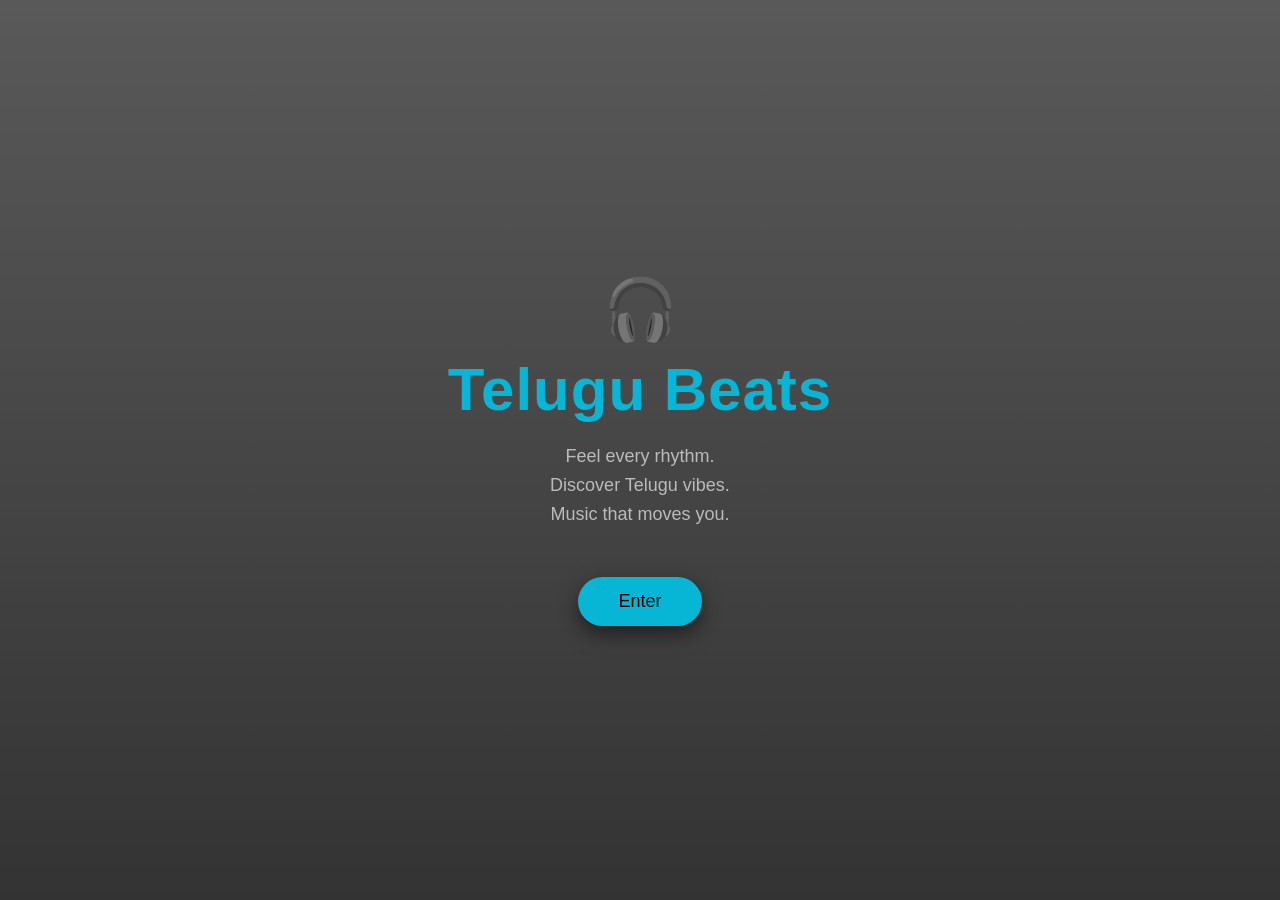
<file: index.html>
<!DOCTYPE html>
<html>
<head>
    <meta name="viewport" content="width=device-width, initial-scale=1.0">
    <meta charset="UTF-8">
    <title>Telugu Beats</title>
    <link rel="stylesheet" href="style.css">
</head>
<body>
<div class="container">
    <div class="logo">🎧</div>
    <h1>Telugu Beats</h1>
    <p>
        Feel every rhythm.<br>
        Discover Telugu vibes.<br>
        Music that moves you.
    </p>
    <a href="enter.html" class="start-btn">Enter</a>
</div>
</body>
</html>
</file>
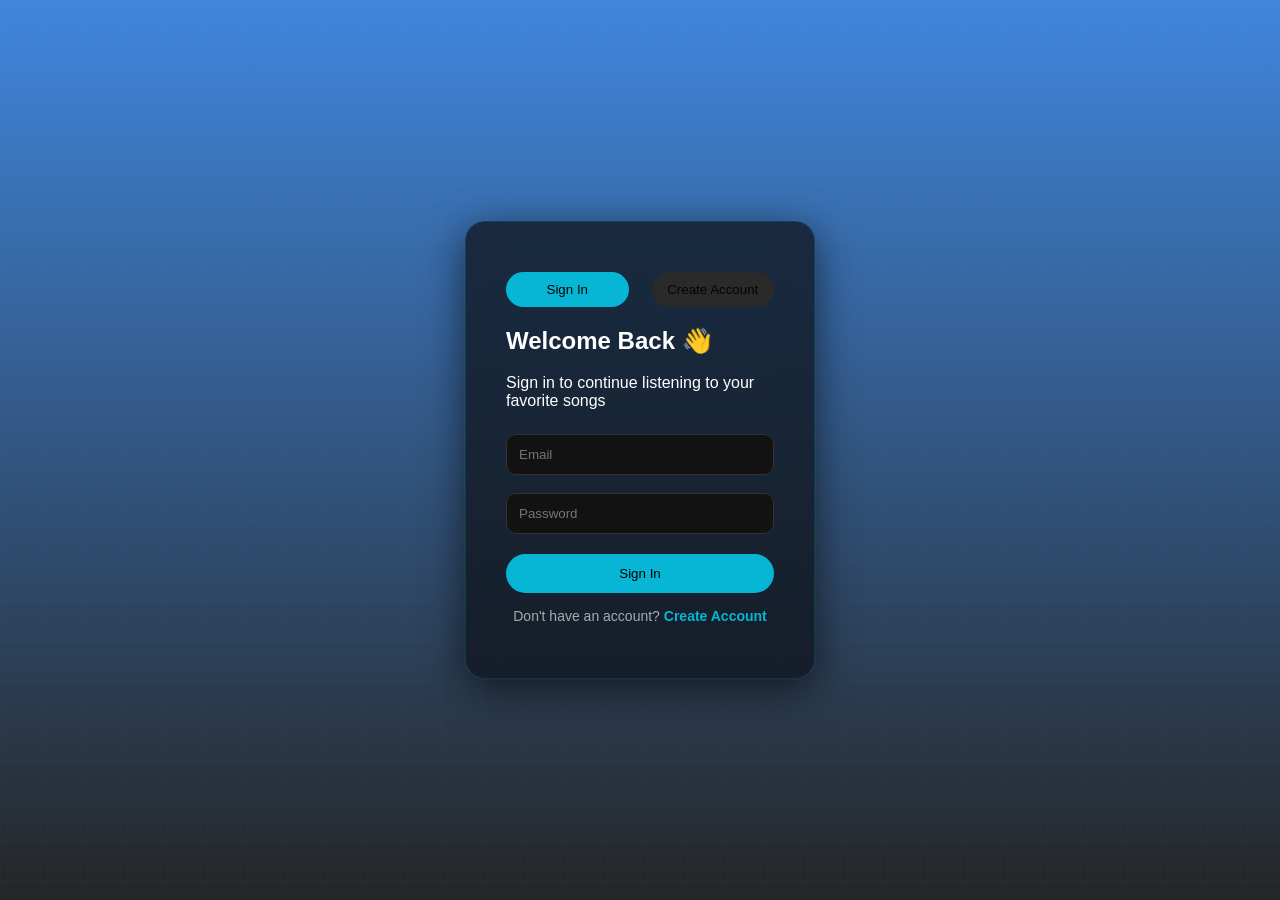
<file: enter.html>
<!DOCTYPE html>
<html>
<head>
    <meta name="viewport" content="width=device-width, initial-scale=1.0">
    <meta charset="UTF-8">
<title>Telugu Beats</title>
<link rel="stylesheet" href="enter.css">
</head>
<body>
<div class="wrapper">
    <div class="form-box">
        <div class="tabs">
            <button class="tab active" id="loginTab" onclick="showLogin()" style="margin-right: 15px;">Sign In</button>
            <button class="tab" id="registerTab" onclick="showRegister()">Create Account</button>
        </div>
        <div id="loginPage">
            <h2>Welcome Back 👋</h2>
            <p>Sign in to continue listening to your favorite songs</p>

            <input type="email" id="loginEmail" placeholder="Email">
            <small id="loginEmailErr"></small>

            <input type="password" id="loginPass" placeholder="Password">
            <small id="loginPassErr"></small>

            <button onclick="login()">Sign In</button>
            <p class="switch-text">
            Don't have an account? 
            <span onclick="showRegister()">Create Account</span>
            </p>
        </div>
        <div id="registerPage" style="display:none;">
            <h2>Start your journey 🎧</h2>
            <p>Create a free account and discover your next favorite song</p>
            <div class="row">
                <input type="text" id="fname" placeholder="First Name">
                <input type="text" id="lname" placeholder="Last Name">
            </div>
            <small id="nameErr"></small>
            <input type="email" id="email" placeholder="you@example.com">
            <small id="emailErr"></small>
            <input type="password" id="pass" placeholder="Create password (min 6 characters)">
            <small id="passErr"></small>
            <input type="password" id="pass2" placeholder="Confirm password">
            <small id="pass2Err"></small>
            <button onclick="register()">Create Account</button>
            <p class="switch-text">
            Already have an account? 
            <span onclick="showLogin()">Sign In</span>
            </p>
        </div>
    </div>
</div>
<script src="enter.js"></script>
</body>
</html>
</file>
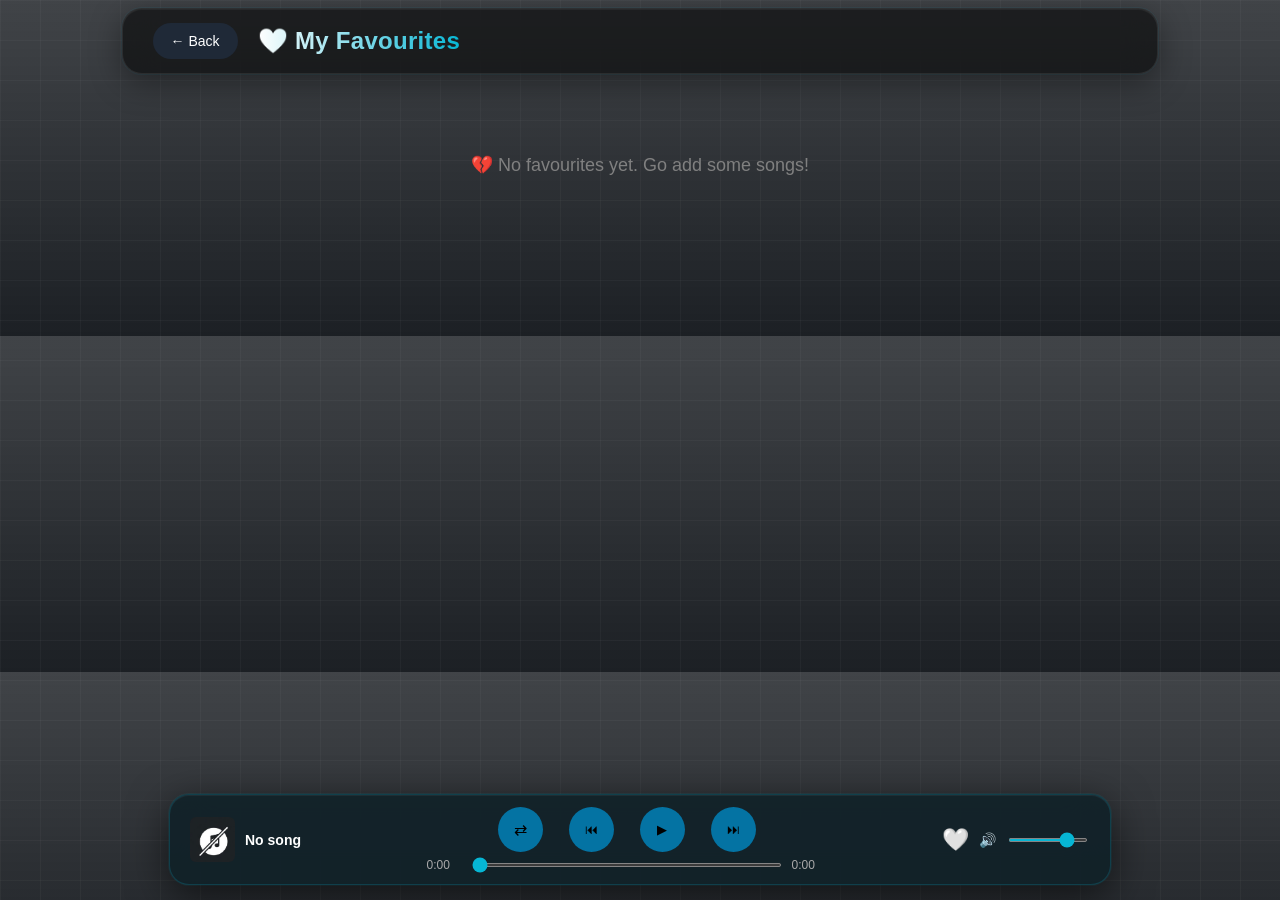
<file: favorites.html>
<!DOCTYPE html>
<html>
<head>
    <meta name="viewport" content="width=device-width, initial-scale=1.0">
    <meta charset="UTF-8">
    <title>Favourites - Telugu Beats</title>
    <link rel="stylesheet" href="dashboard.css">
    <style>
    body {
        background:
            linear-gradient(rgba(255,255,255,0.03) 1px, transparent 1px) 0 0 / 40px 40px,
            linear-gradient(90deg, rgba(255,255,255,0.03) 1px, transparent 1px) 0 0 / 40px 40px,
            linear-gradient(rgba(11,15,20,0.78), rgba(11,15,20,0.93)),
            url('https://images.unsplash.com/photo-1516450360452-9312f5e86fc7?w=1920&q=80') center/cover fixed;
        margin: 0;
        color: white;
        font-family: 'Segoe UI', sans-serif;
        padding-bottom: 80px;
        overflow-x: hidden;
   }
    .cat-header {
        display: flex;
        align-items: center;
        gap: 20px;
        padding: 14px 30px;
        position: sticky;
        top: 8px;
        margin: 8px 5% 0 5%;
        border-radius: 20px;
        backdrop-filter: blur(16px);
        -webkit-backdrop-filter: blur(16px);
        background: rgba(0,0,0,0.55);
        border: 1px solid rgba(255,255,255,0.08);
        box-shadow:
        0 8px 32px rgba(0,0,0,0.4),
        0 0 0 1px rgba(6,182,212,0.08),
        inset 0 1px 0 rgba(255,255,255,0.05);
        z-index: 100;
   }
    .back-btn {
        background: #1f2937;
        color: white;
        border: none;
        padding: 10px 18px;
        border-radius: 25px;
        cursor: pointer;
        font-size: 14px;
        transition: 0.2s;
    }
    .back-btn:hover { background: #06b6d4; color: black; }
    .cat-heading { margin: 0; font-size: 24px; font-weight: 700; }
    .empty-msg {
        text-align: center;
        padding: 60px 20px;
        color: gray;
        font-size: 18px;
    }
    .player-fav-btn {
        background: transparent;
        border: none;
        font-size: 22px;
        cursor: pointer;
        padding: 0 10px;
    }
    </style>
</head>
<body>
<div class="container">
    <div class="cat-header">
        <button class="back-btn" onclick="window.location.href='dashboard.html'">← Back</button>
        <h2 class="cat-heading">❤️ My Favourites</h2>
    </div>
    <div id="songList" style="padding:20px 40px; width:80%; margin:0 auto;"></div>
    <div class="bottom-player">
    <div class="player-left" onclick="openNowPlaying()" style="cursor:pointer;">
    <img id="playerImg" src="images/default.png">
        <div class="player-text">
            <p id="currentSong">No song</p>
            <small id="status">Paused</small>
        </div>
    </div>
    <div style="display:flex;flex-direction:column;align-items:center;gap:6px;flex:1;">
        <div class="player-controls">
            <button id="shuffleBtn" onclick="toggleShuffle()" title="Shuffle: OFF">⇄</button>
            <button onclick="prev()">⏮</button>
            <button id="mainPlayBtn" onclick="togglePlay()">▶</button>
            <button onclick="next()">⏭</button>
        </div>
        <div style="display:flex;align-items:center;gap:8px;width:100%;max-width:400px;">
            <span id="currentTime" style="font-size:12px;color:#aaa;min-width:35px;">0:00</span>
            <input type="range" id="progressBar" min="0" max="100" value="0"
                oninput="seekSong(this.value)"
                style="flex:1;accent-color:#06b6d4;cursor:pointer;height:4px;">
            <span id="totalTime" style="font-size:12px;color:#aaa;min-width:35px;">0:00</span>
        </div>
    </div>
    <div class="player-right-controls">
        <button id="playerFavBtn" onclick="togglePlayerFav()" style="background:transparent;border:none;font-size:22px;cursor:pointer;padding:0;">🤍</button>
        <div class="volume-control">
            <span>🔊</span>
            <input type="range" id="volumeSlider" min="0" max="100" value="80"
                oninput="setVolume(this.value)"
                style="width:80px;accent-color:#06b6d4;cursor:pointer;height:4px;">
        </div>
    </div>
</div>
</div>
<!-- ── Now Playing Card ── -->
<div id="nowPlayingCard" class="np-card">
    <div class="np-overlay" onclick="closeNowPlaying()"></div>
    <div class="np-panel">
        <div class="np-handle"></div>
        <button class="np-close-btn" onclick="closeNowPlaying()">✕</button>
        <div class="np-img-wrap">
            <img id="npImg" src="images/default.png" onerror="this.src='images/default.png'">
        </div>
        <div class="np-info-row">
            <div class="np-info-text">
                <h3 id="npSongName">No song</h3>
                <p id="npMovie"></p>
                <p id="npSinger"></p>
            </div>
            <button id="npFavBtn" onclick="togglePlayerFav(); updateNowPlayingUI()">🤍</button>
        </div>
        <div class="np-progress-wrap">
            <input type="range" id="npProgressBar" min="0" max="100" value="0"
                oninput="seekSong(this.value)">
            <div class="np-time-row">
                <span id="npCurrentTime">0:00</span>
                <span id="npTotalTime">0:00</span>
            </div>
        </div>
        <div class="np-controls">
            <button id="npShuffleBtn" onclick="toggleShuffle(); updateNowPlayingUI()" title="Shuffle">⇄</button>
            <button onclick="prev()">⏮</button>
            <button id="npPlayBtn" onclick="togglePlay()">▶</button>
            <button onclick="next()">⏭</button>
        </div>
        <div class="np-volume-row">
            <span>🔈</span>
            <input type="range" id="npVolumeSlider" min="0" max="100" value="80"
                oninput="setVolume(this.value)">
            <span>🔊</span>
        </div>
    </div>
</div>
<audio id="audio"></audio>
<script src="player-state.js"></script>
<script src="favorites.js"></script>
</body>
</html>
</file>
<file: style.css>
body {
    margin: 0;
    font-family: 'Segoe UI', sans-serif;
    height: 100vh;
    display: flex;
    align-items: center;
    justify-content: center;
    background:
        linear-gradient(rgba(0,0,0,0.65), rgba(0,0,0,0.80)),
        url('https://images.unsplash.com/photo-1511671782779-c97d3d27a1d4?w=1920&q=80') center/cover no-repeat fixed;
}
.container{
    text-align:center;
    color:white;
}
.logo{
    font-size:60px;
    margin-bottom:10px;
}
h1{
    font-size:60px;
    margin:10px 0;
    color:#06b6d4;
    letter-spacing:1px;
}
p{
    font-size:18px;
    line-height:1.6;
    color:#bbb;
}
.start-btn{
    display:inline-block;
    margin-top:30px;
    padding:14px 40px;
    font-size:18px;
    border-radius:30px;
    background:#06b6d4;
    color:black;
    text-decoration:none;
    box-shadow:0 8px 20px rgba(0,0,0,0.5);
    transition:0.3s;
    border:none;
}
.start-btn:hover{
    transform:scale(1.05);
    background:#06b6d4;
}
@media (max-width: 600px) {
    h1 { font-size: 36px; }
    .logo { font-size: 40px; }
    p { font-size: 15px; }
    .start-btn { padding: 12px 30px; font-size: 16px; }
}
</file>
<file: enter.css>
body {
    margin: 0;
    font-family: 'Segoe UI', sans-serif;
    height: 100vh;
    display: flex;
    justify-content: center;
    align-items: center;
    background:
        linear-gradient(rgba(85, 168, 203, 0.03) 1px, transparent 1px) 0 0 / 40px 40px,
        linear-gradient(90deg, rgba(55, 171, 220, 0.03) 1px, transparent 1px) 0 0 / 40px 40px,
        linear-gradient(rgba(10, 100, 211, 0.78), rgba(18, 19, 19, 0.92)),
        url('https://images.unsplash.com/photo-1508971344143-1b9cbbf0e7c8?w=1920&q=80') center/cover no-repeat fixed;
}
.form-box {
    background: rgba(15, 20, 28, 0.75);
    backdrop-filter: blur(16px);
    -webkit-backdrop-filter: blur(16px);
    border: 1px solid rgba(6,182,212,0.15);
    padding: 40px;
    border-radius: 20px;
    width: 350px;
    box-shadow: 0 10px 40px rgba(0,0,0,0.6), 0 0 0 1px rgba(255,255,255,0.04);
    color: white;
    margin: 0 auto;
    box-sizing: border-box;
}
.tabs{
    display:flex;
    margin-bottom:20px;
    gap: 8px;
}
.tab{
    flex:1;
    padding:10px;
    border:none;
    cursor:pointer;
    background:#2a2a2a;
    color:#090202;
    border-radius:20px;
}
.tab.active{
    background:#06b6d4;
    color:black;
}
input{
    width:100%;
    padding:12px;
    margin:8px 0;
    border-radius:10px;
    border:1px solid #333;
    background:#121212;
    color:white;
    box-sizing: border-box;
}
.row{
    display:flex;
    gap:10px;
    margin: 0; 
}
button{
    width:100%;
    padding:12px;
    margin-top:10px;
    border:none;
    border-radius:25px;
    background:#06b6d4;
    color:black;
    cursor:pointer;
    transition:0.3s;
}
button:hover{
    background:#06b6d4;
}
small{
    color:red;
    font-size:12px;
    display:block;
    margin-top: 2px;
}
.switch-text{
    text-align:center;
    margin-top:15px;
    font-size:14px;
    color:#aaa;
}
.switch-text span{
    color:#06b6d4;
    font-weight:600;
    cursor:pointer;
}
.switch-text span:hover{
    text-decoration:underline;
}
@media (max-width: 500px) {
    .form-box {
        width: 85%;
        max-width: 350px;
        padding: 24px 20px;
        margin: 0 auto; 
    }
    .row {
        flex-direction: column;
        gap: 0;
    }
    .row input {
        width: 100%;
        margin: 8px 0;
    }
    .tabs {
        flex-direction: row;
        gap: 8px;
        justify-content: center;
    }
    .tab {
        font-size: 13px;
        padding: 8px 6px;
        flex: 1;
        min-width: 0;
    }
}
</file>
<file: dashboard.css>
html {
    overflow-x: hidden;
    max-width: 100%;
}
body {
    margin: 0;
    font-family: 'Segoe UI', sans-serif;
    color: white;
    padding-bottom: 80px;
    overflow-x: hidden;
    background:
        linear-gradient(rgba(255,255,255,0.03) 1px, transparent 1px) 0 0 / 40px 40px,
        linear-gradient(90deg, rgba(255,255,255,0.03) 1px, transparent 1px) 0 0 / 40px 40px,
        linear-gradient(rgba(11,15,20,0.82), rgba(11,15,20,0.93)),
        url('https://images.unsplash.com/photo-1493225457124-a3eb161ffa5f?w=1920&q=80') center/cover fixed;
}
.container{
    width: 90%;
    max-width: 1200px;
    margin: auto;
    overflow-x: sticky;    
}
h2{
    margin-top: 20px;
    margin-bottom: 10px;
    font-size: 22px;
    font-weight: 800;
    background: linear-gradient(90deg, #ffffff, #06b6d4);
    -webkit-background-clip: text;
    -webkit-text-fill-color: transparent;
    background-clip: text;
    letter-spacing: 0.3px;
}
.header {
    display: flex;
    justify-content: space-between;
    align-items: center;
    padding: 14px 30px;
    position: sticky;
    top: 8px;
    margin: 8px 5% 0 5%;
    border-radius: 20px;
    backdrop-filter: blur(16px);
    -webkit-backdrop-filter: blur(16px);
    background: rgba(0,0,0,0.55);
    border: 1px solid rgba(255,255,255,0.08);
    box-shadow:
        0 8px 32px rgba(0,0,0,0.4),
        0 0 0 1px rgba(6,182,212,0.08),
        inset 0 1px 0 rgba(255,255,255,0.05);
    z-index: 100;
}
.left{
    display:flex;
    align-items:center;
    gap:10px;
}
.brand{
    font-size:18px;
    font-weight:600;
}
.brand span{
    color:#06b6d4;
}
.search{
    width:320px;
    padding:12px;
    border-radius:30px;
    border:none;
    background:#1a1a1a;
    color:white;
    outline:none;
}
/* ── Search ── */
.search-wrap {
    position: relative;
    width: 320px;
}
.search-wrap .search {
    width: 100%;
}
.search-results {
    display: none;
    position: absolute;
    top: calc(100% + 8px);
    left: 0;
    width: 100%;
    background: rgba(10,16,28,0.98);
    border: 1px solid rgba(6,182,212,0.25);
    border-radius: 14px;
    z-index: 9999;
    max-height: 340px;
    overflow-y: auto;
    box-shadow: 0 10px 30px rgba(0,0,0,0.6);
    scrollbar-width: thin;
    scrollbar-color: #06b6d4 transparent;
}
.search-results::-webkit-scrollbar { width: 4px; }
.search-results::-webkit-scrollbar-thumb { background: #06b6d4; border-radius: 10px; }
.search-result-item {
    display: flex;
    align-items: center;
    gap: 10px;
    padding: 10px 14px;
    border-bottom: 1px solid rgba(255,255,255,0.05);
    transition: background 0.2s;
}
.search-result-item:last-child { border-bottom: none; }
.search-result-item:hover { background: rgba(6,182,212,0.1); }
.search-result-item img {
    width: 42px;
    height: 42px;
    border-radius: 8px;
    object-fit: cover;
    flex-shrink: 0;
}
.search-result-info {
    flex: 1;
    min-width: 0;
}
.search-result-info p {
    margin: 0;
    font-size: 13px;
    font-weight: 600;
    color: white;
    white-space: nowrap;
    overflow: hidden;
    text-overflow: ellipsis;
}
.search-result-info small {
    font-size: 11px;
    color: #aaa;
    white-space: nowrap;
    overflow: hidden;
    text-overflow: ellipsis;
    display: block;
}
.search-result-btns {
    display: flex;
    gap: 6px;
    flex-shrink: 0;
}
.search-play-btn {
    background: #06b6d4 !important;
    border: none !important;
    border-radius: 6px !important;
    padding: 5px 9px !important;
    color: black !important;
    cursor: pointer;
    font-size: 12px !important;
    width: auto !important;
    height: auto !important;
    margin: 0 !important;
}
.search-no-result {
    padding: 16px;
    text-align: center;
    color: #aaa;
    font-size: 13px;
}

/* Mobile search wrap */
@media (max-width: 900px) {
    .search-wrap {
        width: 100%;
        order: 3;
        flex: 1 1 100%;
    }
}
.right{
    display:flex;
    align-items:center;
    gap:15px;
}
.icon{
    cursor:pointer;
}
.profile{
    display:flex;
    align-items:center;
    gap:8px;
    cursor: pointer;
}
.avatar{
    background:#06b6d4;
    color:black;
    padding:10px;
    border-radius:50%;
    font-weight:bold;
}
.logout{
    padding:8px 14px;
    border-radius:20px;
    border:none;
    background:#1a1a1a;
    color:white;
    cursor:pointer;
}
.logout:hover{
    background:#06b6d4;
    color:black;
}
.hero{
    padding:5px 40px;
    margin-bottom: 0px;
}
.hero h1{
    font-size:32px;
}
.hero span{
    color:#06b6d4;
}
.hero-slider{
    width:90%;
    margin:5px auto 20px auto;
    height:300px;
    position:relative;
    border-radius: 20px;
    box-shadow: 0 10px 30px rgba(0,0,0,0.4);
    overflow:hidden;
    isolation: isolate;
    
}
.slides{
    display:flex;
    width:500%;
    height:100%;
    transition:transform 0.5s ease;
}
.slide{
    width:100%;
    flex-shrink:0;
    height:100%;
    position:relative;
    display:flex;
    align-items:center;
    padding-left:100px;
    box-sizing:border-box;
    overflow:hidden;
    cursor:pointer;
}
.slide-content h1 {
    margin: 0;
    font-size: 30px;
    font-weight: 800;
    text-shadow: 0 2px 20px rgba(0,0,0,0.6);
    letter-spacing: 0.5px;
}
.slide-content p {
    margin-top: 10px;
    font-size: 15px;
    opacity: 0.9;
    color: rgba(255,255,255,0.85);
    text-shadow: 0 1px 8px rgba(0,0,0,0.5);
    font-weight: 500;
}
.slide:nth-child(1) {
    background:
        linear-gradient(135deg, rgba(6, 134, 188, 0.45) 0%, rgba(58, 42, 11, 0.45) 100%),
        url('https://images.unsplash.com/photo-1571266028243-e4733b0f0bb0?w=1200&q=80') center/cover no-repeat;
}
.slide:nth-child(2) {
    background:
        linear-gradient(135deg, rgba(164, 113, 10, 0.45) 0%, rgba(6, 84, 97, 0.4) 100%),
        url('https://images.unsplash.com/photo-1571266028243-e4733b0f0bb0?w=1200&q=80') center/cover no-repeat;
}
.slide:nth-child(3) {
    background:
        linear-gradient(135deg, rgba(30, 213, 245, 0.4) 0%, rgba(3, 96, 49, 0.4) 100%),
        url('https://images.unsplash.com/photo-1571266028243-e4733b0f0bb0?w=1200&q=80') center/cover no-repeat;
}
.slide:nth-child(4) {
    background:
        linear-gradient(135deg, rgba(6, 217, 112, 0.4) 0%, rgba(110, 8, 54, 0.4) 100%),
        url('https://images.unsplash.com/photo-1571266028243-e4733b0f0bb0?w=1200&q=80') center/cover no-repeat;
}
.slide:nth-child(5) {
    background:
        linear-gradient(135deg, rgba(241, 54, 138, 0.4) 0%, rgba(6,182,212,0.50) 100%),
        url('https://images.unsplash.com/photo-1571266028243-e4733b0f0bb0?w=1200&q=80') center/cover no-repeat;
}
slide-btn.slide-left{
    left:15px;
}
slide-btn.slide-right{
    right:15px;
}
.dots{
    position:absolute;
    bottom:15px;
    right:25px;
    z-index:10;
}
.dots span{
    height:10px;
    width:10px;
    background:rgba(255,255,255,0.4);
    display:inline-block;
    margin:5px;
    border-radius:50%;
    cursor:pointer;
}
.dots .active{
    background:#fff;
    transform:scale(1.3);
}
.song-list{
    padding:20px 40px;
}
.song-item {
    display: flex;
    justify-content: space-between;
    align-items: center;
    padding: 14px 18px;
    margin-bottom: 10px;
    border-radius: 14px;
    background: rgba(255,255,255,0.04);
    backdrop-filter: blur(12px);
    -webkit-backdrop-filter: blur(12px);
    border: 1px solid rgba(255,255,255,0.07);
    border-left: 3px solid #06b6d4;
    transition: all 0.25s ease;
    font-size: 15px;
    font-weight: 500;
}
.song-item:hover {
    background: rgba(6,182,212,0.08);
    border-left-color: #ec3232;
    transform: translateX(4px);
    box-shadow: 0 4px 20px rgba(6,182,212,0.12);
}
.song-item.active {
    background: rgba(6,182,212,0.12);
    border-left: 3px solid #09bc24;
    box-shadow: 0 4px 20px rgba(29,185,84,0.15);
}
.song-left{
    display:flex;
    align-items:center;
    gap:12px;
}
.song-left img{
    width:50px;
    height:50px;
    border-radius:10px;
    object-fit:cover;
    margin-right: 15px;
}
.song-controls button{
    margin-left:8px;
    padding:8px 12px;
    border:none;
    border-radius:6px;
    cursor:pointer;
    background:#00c6ff;
    color:black;
}
.song-controls button:hover{
    transform:scale(1.1);
}
/* ── ERA CARDS SECTION ── */
.era-section {
    padding: 10px 40px 30px 40px;
}

.era-title {
    padding: 10px 0 20px 0;
    margin: 0;
}

.era-cards {
    display: grid;
    grid-template-columns: repeat(4, 1fr);
    gap: 16px;
    width: 88%;
    margin: 0 auto;
}

.era-card {
    position: relative;
    display: flex;
    flex-direction: column;
    justify-content: space-between;
    padding: 22px 20px 18px 20px;
    border-radius: 20px;
    cursor: pointer;
    overflow: hidden;
    border: 1px solid rgba(255,255,255,0.08);
    backdrop-filter: blur(12px);
    -webkit-backdrop-filter: blur(12px);
    transition: transform 0.3s ease, box-shadow 0.3s ease, border-color 0.3s ease;
    min-height: 140px;
}

.era-card:hover {
    transform: translateY(-6px) scale(1.02);
    border-color: rgba(6,182,212,0.4);
    box-shadow: 0 16px 40px rgba(0,0,0,0.5), 0 0 20px rgba(6,182,212,0.15);
}

/* Unique gradient per era */
.era-2020 {
    background: linear-gradient(135deg, rgba(239,68,68,0.25) 0%, rgba(6,182,212,0.15) 100%),
                rgba(15,20,28,0.75);
}
.era-2020:hover .era-glow {
    background: radial-gradient(circle at 30% 50%, rgba(239,68,68,0.3), transparent 70%);
}

.era-2010 {
    background: linear-gradient(135deg, rgba(168,85,247,0.25) 0%, rgba(6,182,212,0.15) 100%),
                rgba(15,20,28,0.75);
}
.era-2010:hover .era-glow {
    background: radial-gradient(circle at 30% 50%, rgba(168,85,247,0.3), transparent 70%);
}

.era-2000 {
    background: linear-gradient(135deg, rgba(234,179,8,0.25) 0%, rgba(6,182,212,0.15) 100%),
                rgba(15,20,28,0.75);
}
.era-2000:hover .era-glow {
    background: radial-gradient(circle at 30% 50%, rgba(234,179,8,0.3), transparent 70%);
}

.era-1990 {
    background: linear-gradient(135deg, rgba(34,197,94,0.25) 0%, rgba(6,182,212,0.15) 100%),
                rgba(15,20,28,0.75);
}
.era-1990:hover .era-glow {
    background: radial-gradient(circle at 30% 50%, rgba(34,197,94,0.3), transparent 70%);
}

/* Glow layer — hidden by default, appears on hover */
.era-glow {
    position: absolute;
    inset: 0;
    opacity: 0;
    transition: opacity 0.4s ease;
    pointer-events: none;
    border-radius: 20px;
}
.era-card:hover .era-glow {
    opacity: 1;
}

.era-emoji {
    font-size: 32px;
    line-height: 1;
    margin-bottom: 10px;
    position: relative;
    z-index: 1;
}

.era-info {
    display: flex;
    flex-direction: column;
    gap: 2px;
    position: relative;
    z-index: 1;
}

.era-year {
    font-size: 22px;
    font-weight: 800;
    color: white;
    letter-spacing: 0.5px;
    line-height: 1;
}

.era-label {
    font-size: 13px;
    color: rgba(255,255,255,0.55);
    font-weight: 500;
    letter-spacing: 0.3px;
}

.era-card:hover .era-arrow {
    color: #06b6d4;
    transform: translateX(4px);
}
.song-item{
    display:flex;
    justify-content:space-between;
    align-items:center;
    padding:15px;
    margin-bottom:12px;
    border-radius:12px;
    background:#1a1f26;
    transition:0.3s;
}
.song-item:hover{
    background:#222831;
}
.song-left{
    display:flex;
    align-items:center;
    gap:15px;
}
.song-left img{
    width:50px;
    height:50px;
    border-radius:8px;
}
.song-controls button{
    background:#06b6d4;
    border:none;
    padding:8px 12px;
    border-radius:8px;
    cursor:pointer;
    margin-left:8px;
}
#currentSong{
    font-size: 14px;
    font-weight: 600;
}
#status{
    font-size: 12px;
    color: gray;
}
.bottom-player {
    position: fixed;
    bottom: 15px;
    left: 50%;
    transform: translateX(-50%);
    width: 85%;
    max-width: 900px;
    background: rgba(15,32,39,0.85);
    backdrop-filter: blur(20px);
    -webkit-backdrop-filter: blur(20px);
    border: 1px solid rgba(6,182,212,0.2);
    border-radius: 20px;
    padding: 12px 20px;
    display: flex;
    justify-content: space-between;
    align-items: center;
    box-shadow:
        0 10px 40px rgba(0,0,0,0.6),
        0 0 0 1px rgba(6,182,212,0.1),
        inset 0 1px 0 rgba(255,255,255,0.05);
}
.bottom-player img {
    width: 50px;
    height: 50px;
    border-radius: 10px;
    object-fit: cover;
}
.bottom-player p {
    margin: 0;
    font-size: 14px;
}
.bottom-player div {
    display: flex;
    gap: 10px;
}
.bottom-player button {
    background: #5a916d;
    border: none;
    padding: 8px 12px;
    border-radius: 50%;
    cursor: pointer;
}
.player-left{
    display:flex;
    align-items:center;
    gap:10px;
}
.player-left img{
    width:45px;
    height:45px;
    border-radius:6px;
}
.player-center{
    display:flex;
    align-items:center;
    gap:15px;
}
.player-center button{
    background:#1f2937;
    border:none;
    color:white;
    padding:8px 12px;
    border-radius:50%;
    cursor:pointer;
}
.player-center button:hover{
    background:#06b6d4;
    color:black;
}
.player-controls button{
    background:#0473a3;
    border:none;
    border-radius:50%;
    width:45px;
    height:45px;
    margin:0 8px;
    cursor:pointer;
}
#songList{
    width:80%;
    margin:20px auto;
}
.slide-btn{
    position:absolute;
    top:50%;
    transform:translateY(-50%);
    z-index:20;
    width:38px;
    height:38px;
    border-radius:50%;
    border:2px solid rgba(255,255,255,0.2);
    background:rgba(0,0,0,0.55);
    color:white;
    font-size:16px;
    cursor:pointer;
    display:flex;
    align-items:center;
    justify-content:center;
    transition: 0.3s;
    backdrop-filter: blur(5px);
}
.slide-btn.left{
    left:15px;
}
.slide-btn.right{
    right:15px;
}
.slide-btn:hover{
    background:#06b6d4;
    border-color:#06b6d4;
    transform:translateY(-50%) scale(1.1);
}
.profile-menu{
    display: none;
    position: absolute;
    right: 0;
    top: 60px;
    background: #111;
    padding: 10px;
    border-radius: 10px;
    width: 150px;
    z-index: 999;
}
.profile-menu p{
    margin: 8px 0;
    cursor: pointer;
}
.profile-menu.show{
    display: block;
}
.right{
    position: relative;
}
.avatar.active{
    box-shadow: 0 0 0 3px #06b6d4, 0 0 15px rgba(6,182,212,0.6);
    transform: scale(1.1);
    transition: 0.2s;
}
.profile-menu p{
    padding: 8px 12px;
    border-radius: 8px;
    transition: 0.2s;
}
.profile-menu p:hover{
    background: rgba(6,182,212,0.15);
    color: #06b6d4;
    padding-left: 16px;
}
.profile-card{
    display: none;
    position: absolute;
    right: 0;
    top: 60px;
    background: #111;
    border: 1px solid rgba(6,182,212,0.3);
    border-radius: 14px;
    padding: 20px;
    width: 220px;
    z-index: 999;
    box-shadow: 0 10px 30px rgba(0,0,0,0.5);
}
.profile-card.show{
    display: block;
}
.profile-card .pc-avatar{
    background: #06b6d4;
    color: black;
    font-weight: bold;
    font-size: 28px;
    width: 55px;
    height: 55px;
    border-radius: 50%;
    display: flex;
    align-items: center;
    justify-content: center;
    margin: 0 auto 12px auto;
    box-shadow: 0 0 15px rgba(6,182,212,0.5);
}
.profile-card h3{
    margin: 0 0 4px 0;
    text-align: center;
    font-size: 16px;
}
.profile-card p{
    margin: 0;
    text-align: center;
    font-size: 12px;
}
.profile-card .close-card{
    margin-top: 14px;
    width: 100%;
    padding: 8px;
    border-radius: 8px;
    border: none;
    background: rgba(6,182,212,0.2);
    color: #06b6d4;
    cursor: pointer;
    font-size: 13px;
    transition: 0.2s;
}
.profile-card .close-card:hover{
    background: #06b6d4;
    color: black;
    transform: scale(1.03);
    box-shadow: 0 0 10px rgba(6,182,212,0.5);
}
.fav-btn {
    background: #1f2937 !important;
    border: 1px solid transparent !important;
    font-size: 16px;
    transition: all 0.2s ease;
}
.fav-btn.active {
    background: #5c0823 !important;
    border: 1px solid #0c0b0b !important;
}
#queryBox {
    display:none;
    position:fixed;
    top:50%;left:50%;
    transform:translate(-50%,-50%);
    background:rgba(15,20,28,0.97);
    border:1px solid rgba(6,182,212,0.35);
    border-radius:18px;
    padding:30px;
    z-index:9999;
    width:320px;
    box-shadow:0 10px 40px rgba(0,0,0,0.7);
    color:white;
}
#queryOverlay {
    display:none;position:fixed;
    top:0;left:0;width:100%;height:100%;
    background:rgba(0,0,0,0.5);z-index:9998;
}
#querySuccess {
        display:none;text-align:center;
        padding:10px;margin-top:14px;
        color:#06b6d4;font-size:14px;
        background:rgba(6,182,212,0.1);
        border-radius:10px;
}
/* =====================
   RESPONSIVE - TABLET
   ===================== */
@media (max-width: 900px) {
    .header {
        margin: 8px 2% 0 2%;
        padding: 12px 16px;
        flex-wrap: wrap;
        gap: 10px;
    }
    .search {
        width: 100%;
        order: 3;
        flex: 1 1 100%;
    }
    .hero h1 { font-size: 24px; }
    .hero { padding: 5px 20px; }
    .hero-slider {
        width: 96%;
        height: 220px;
    }
    .slide { padding-left: 40px; }
    .slide-content h1 { font-size: 22px; }
    .slide-content p { font-size: 13px; }
    #songList {
        width: 95%;
        padding: 10px 10px;
    }
    .year-section { padding: 10px 10px; }
    .year-buttons {
        width: 100%;
        padding: 0 10px;
    }
    .bottom-player {
        width: 94%;
        padding: 10px 14px;
    }
    .era-cards {
        padding: 10px 10px 20px 10px;
        gap: 12px;
    }
}

/* =====================
   RESPONSIVE - MOBILE
   ===================== */
@media (max-width: 600px) {

    /* --- HEADER --- */
    .header {
        margin: 6px 2% 0 2%;
        padding: 10px 12px;
        flex-wrap: wrap;
        gap: 8px;
        border-radius: 14px;
    }
    .left { gap: 6px; }
    .brand { font-size: 15px; }
    .logo { font-size: 20px; }
    .search {
        width: 100%;
        order: 3;
        padding: 9px 14px;
        font-size: 13px;
    }
    .right { gap: 8px; }
    #username { display: none; }

    /* --- HERO --- */
    .hero { padding: 4px 16px; }
    .hero h1 { font-size: 20px; }
    .hero p { font-size: 13px; margin: 4px 0; }

    /* --- SLIDER --- */
    .hero-slider {
        width: 95%;
        height: 170px;
        margin: 8px auto 14px auto;
    }
    .slide { padding-left: 20px; }
    .slide-content h1 { font-size: 18px; }
    .slide-content p { font-size: 12px; margin-top: 6px; }
    #prevBtn, #nextBtn {
        width: 28px !important;
        height: 28px !important;
        font-size: 12px !important;
    }

    /* --- ERA CARDS --- */
    .era-cards {
        display: grid;
        grid-template-columns: 1fr 1fr;
        gap: 12px;
        padding: 10px 16px 20px 16px;
    }
    .era-card {
        height: 110px;
        border-radius: 16px;
    }
    .era-emoji { font-size: 26px; margin-bottom: 5px; }
    .era-year { font-size: 17px; }
    .era-label { font-size: 11px; }

    /* --- YEAR BUTTONS (if not using cards) --- */
    .year-buttons {
        width: 100%;
        padding: 0 8px;
        gap: 8px;
    }
    .year-buttons button {
        padding: 8px 14px;
        font-size: 13px;
    }
    .year-section { padding: 10px 8px; }
    #songList {
        width: 100%;
        padding: 10px 8px;
        margin: 0;
    }
    .song-item {
        padding: 10px 10px;
        flex-wrap: nowrap;
        gap: 6px;
    }
    .song-left img {
        width: 40px !important;
        height: 40px !important;
        margin-right: 8px !important;
    }
    .song-left p {
        font-size: 13px;
        margin: 0;
        white-space: nowrap;
        overflow: hidden;
        text-overflow: ellipsis;
        max-width: 140px;
    }
    .song-controls button {
        padding: 6px 9px;
        font-size: 13px;
        margin-left: 4px;
    }
    .bottom-player {
        width: 96%;
        padding: 8px 10px;
        border-radius: 14px;
        bottom: 8px;
        flex-wrap: wrap;
        gap: 6px;
    }
    .player-left img {
        width: 36px !important;
        height: 36px !important;
    }
    #currentSong { font-size: 12px; max-width: 100px; white-space: nowrap; overflow: hidden; text-overflow: ellipsis; }
    #status { font-size: 10px; }
    .player-controls button {
        width: 34px;
        height: 34px;
        margin: 0 4px;
        font-size: 13px;
    }
    #playerFavBtn { font-size: 18px; padding: 0 6px; }
    .bottom-player > div:nth-child(2) {
        width: 100%;
        order: 3;
    }
    #currentTime, #totalTime { font-size: 10px; min-width: 28px; }
    .profile-menu {
        width: 130px;
        right: -10px;
    }
    .profile-menu p { font-size: 13px; padding: 6px 10px; }
    .profile-card {
        width: 180px;
        right: -10px;
        padding: 16px;
    }
    .cat-header {
        margin: 6px 2% 0 2%;
        padding: 10px 14px;
        border-radius: 14px;
        gap: 10px;
    }
    .cat-heading { font-size: 17px; }
    .back-btn { padding: 8px 12px; font-size: 13px; }
    #songInfoBox {
        min-width: 260px !important;
        padding: 20px 18px !important;
        width: 85% !important;
    }
    #infoImg {
        width: 70px !important;
        height: 70px !important;
    }
    #infoName { font-size: 15px !important; }
    #queryBox {
        width: 82% !important;
        padding: 20px 16px !important;
    }
    h2 { font-size: 17px; }
}
/* ── Custom Scrollbar ── */
::-webkit-scrollbar { width: 6px; }
::-webkit-scrollbar-thumb { background: #06b6d4; border-radius: 10px; }
::-webkit-scrollbar-track { background: transparent; }

/* ── Shuffle Button ── */
#shuffleBtn { font-size: 16px; }
#shuffleBtn.active {
    background: #06b6d4 !important;
    color: black !important;
    box-shadow: 0 0 10px rgba(6,182,212,0.5);
}

/* ── Volume Control ── */
.player-right-controls {
    display: flex;
    align-items: center;
    gap: 12px;
    flex-shrink: 0;
}
.volume-control {
    display: flex;
    align-items: center;
    gap: 6px;
    font-size: 14px;
    color: #aaa;
}

/* ── Slide Playing Indicator ── */
.slide.slide-playing {
    outline: 2px solid rgba(6,182,212,0.7);
    outline-offset: -2px;
}
.slide.slide-playing::after {
    content: '♪ Now Playing';
    position: absolute;
    top: 14px;
    right: 14px;
    background: rgba(6,182,212,0.92);
    color: black;
    font-size: 11px;
    font-weight: 700;
    padding: 4px 12px;
    border-radius: 20px;
    z-index: 10;
    animation: pulseBadge 1.5s ease-in-out infinite;
}
@keyframes pulseBadge {
    0%, 100% { opacity: 1; transform: scale(1); }
    50% { opacity: 0.65; transform: scale(0.96); }
}

/* ── Recently Played ── */
.recent-section { padding: 5px 0 0 0; }
.recent-cards {
    display: flex;
    gap: 14px;
    padding: 10px 40px 16px;
    overflow-x: auto;
    scrollbar-width: none;
}
.recent-cards::-webkit-scrollbar { display: none; }
.recent-card {
    flex-shrink: 0;
    width: 120px;
    background: rgba(255,255,255,0.04);
    border: 1px solid rgba(255,255,255,0.07);
    border-radius: 14px;
    padding: 12px 10px;
    cursor: pointer;
    transition: all 0.25s ease;
    text-align: center;
}
.recent-card:hover {
    background: rgba(6,182,212,0.1);
    border-color: rgba(6,182,212,0.3);
    transform: translateY(-4px);
    box-shadow: 0 8px 20px rgba(0,0,0,0.3);
}
.recent-card img {
    width: 76px;
    height: 76px;
    border-radius: 10px;
    object-fit: cover;
    margin-bottom: 8px;
    display: block;
    margin-left: auto;
    margin-right: auto;
}
.recent-card p {
    margin: 0 0 3px 0;
    font-size: 12px;
    font-weight: 600;
    color: white;
    white-space: nowrap;
    overflow: hidden;
    text-overflow: ellipsis;
}
.recent-card small {
    font-size: 10px;
    color: #aaa;
    display: block;
    white-space: nowrap;
    overflow: hidden;
    text-overflow: ellipsis;
}
/* ── Recent Header ── */
.recent-header {
    display: flex;
    align-items: center;
    justify-content: space-between;
    padding: 10px 20px 0 20px;
}
.recent-header h2 { padding: 0; margin: 0; }
.recent-nav-btns { display: flex; gap: 8px; }
.recent-nav-btn {
    width: 32px; height: 32px;
    border-radius: 50%;
    border: 1px solid rgba(6,182,212,0.3);
    background: rgba(6,182,212,0.1);
    color: #06b6d4;
    cursor: pointer;
    font-size: 13px;
    display: flex; align-items: center; justify-content: center;
    transition: 0.2s;
}
.recent-nav-btn:hover {
    background: #06b6d4;
    color: black;
}

/* ═══════════════════════════════════════
   MOBILE RESPONSIVE — Complete Overhaul
═══════════════════════════════════════ */

/* Tablet */
@media (max-width: 900px) {
    .era-cards { grid-template-columns: repeat(2, 1fr); }
}

/* Mobile — 768px and below */
@media (max-width: 768px) {

    /* ── Body & Container ── */
    body { padding-bottom: 160px; }
    .container { width: 100%; }

    /* ── Header ── */
    .header {
        margin: 6px 2% 0 2%;
        padding: 10px 14px;
        flex-wrap: wrap;
        gap: 8px;
        border-radius: 14px;
    }
    .search {
        width: 100%;
        order: 3;
        padding: 9px 14px;
        font-size: 13px;
        border-radius: 20px;
    }
    .left { order: 1; }
    .right { order: 2; }
    .brand { font-size: 15px; }
    #username { display: none; }

    /* ── Hero Welcome ── */
    .hero { padding: 10px 16px 5px; }
    .hero h1 { font-size: 20px; }
    .hero p { font-size: 13px; margin: 4px 0 0; }

    /* ── Hero Slider ── */
    .hero-slider {
        width: 96%;
        height: 180px;
        margin: 8px auto 14px;
    }
    .slide { padding-left: 28px; }
    .slide-content h1 { font-size: 20px; }
    .slide-content p { font-size: 12px; margin-top: 6px; }

    /* ── Era Cards ── */
    .era-section { padding: 8px 12px 20px; }
    .era-cards {
        grid-template-columns: repeat(2, 1fr);
        gap: 10px;
        width: 100%;
    }
    .era-card { min-height: 120px; padding: 16px 14px; }
    .era-emoji { font-size: 26px; }
    .era-year { font-size: 18px; }

    /* ── Song List ── */
    #songList {
        width: 95% !important;
        padding: 10px 0 !important;
        margin: 0 auto !important;
    }
    h2#categoryTitle {
    padding: 12px 40px !important;
    margin: 10px 0 0 0 !important;
    font-size: 20px !important;
    background: rgba(6,182,212,0.06);
    border-left: 4px solid #06b6d4;
    border-radius: 0 10px 10px 0;
    display: block;
    -webkit-text-fill-color: white !important;
    color: white !important;
}
    .song-item {
        padding: 10px 12px;
        margin-bottom: 8px;
    }
    .song-left img { width: 42px; height: 42px; margin-right: 8px; }
    .song-left p { font-size: 13px; }
    .song-controls button {
        padding: 7px 9px;
        font-size: 13px;
        margin-left: 5px;
    }

    /* ── Year Section ── */
    .year-section { padding: 10px 12px; }

    /* ── Recently Played ── */
    .recent-header { padding: 8px 12px 0; }
    .recent-cards { padding: 8px 12px 12px; gap: 10px; }
    .recent-card { width: 100px; padding: 10px 8px; }
    .recent-card img { width: 66px; height: 66px; }
    .recent-card p { font-size: 11px; }
    .recent-card small { font-size: 9px; }

    /* ── Bottom Player — Full Mobile Redesign ── */
    .bottom-player {
        width: 96%;
        border-radius: 16px;
        padding: 10px 14px 8px;
        flex-wrap: wrap;
        gap: 6px;
        bottom: 8px;
        align-items: center;
    }

    /* Row 1: Song info takes most space, fav button on right */
    .player-left {
        flex: 1;
        min-width: 0;
        gap: 8px;
    }
    .player-left img { width: 38px; height: 38px; border-radius: 8px; }
    #currentSong {
        font-size: 12px;
        white-space: nowrap;
        overflow: hidden;
        text-overflow: ellipsis;
        max-width: 130px;
    }
    #status { font-size: 10px; }

    /* Move right controls to same row as player-left */
    .player-right-controls {
        display: flex;
        align-items: center;
        gap: 6px;
        flex-shrink: 0;
    }
    #playerFavBtn { font-size: 18px !important; }

    /* Hide volume on mobile — space too tight */
    .volume-control { display: none; }

    /* Row 2 + 3: Controls + Progress take full width */
    .bottom-player > div:nth-child(2) {
        width: 100%;
        order: 3;
        gap: 4px;
    }
    .player-controls { gap: 0; }
    .player-controls button {
        width: 36px;
        height: 36px;
        font-size: 14px;
        margin: 0 4px;
    }
    #shuffleBtn { font-size: 13px !important; }

    /* Progress bar row */
    .bottom-player > div:nth-child(2) > div:last-child {
        padding: 0 2px;
    }
    #currentTime, #totalTime { font-size: 10px !important; min-width: 28px !important; }

    /* ── Profile Menu ── */
    .profile-menu {
        right: -10px;
        width: 140px;
        font-size: 13px;
    }
    .profile-card {
        right: -10px;
        width: 190px;
    }

    /* ── Song Info Popup ── */
    #songInfoBox {
        width: 85% !important;
        min-width: unset !important;
        padding: 20px !important;
        border-radius: 14px !important;
    }

    /* ── Query Box ── */
    #queryBox {
        width: 88% !important;
        padding: 22px !important;
    }

    /* ── Category / Favs Header ── */
    .cat-header {
        margin: 6px 2% 0 2%;
        padding: 10px 14px;
        gap: 12px;
        border-radius: 14px;
    }
    .cat-heading { font-size: 17px !important; }
    .back-btn { padding: 8px 14px; font-size: 13px; }
}

/* Very small phones */
@media (max-width: 400px) {
    .era-cards { grid-template-columns: 1fr 1fr; gap: 8px; }
    .era-card { min-height: 110px; padding: 14px 10px; }
    .era-year { font-size: 16px; }
    #currentSong { max-width: 100px; }
    .hero-slider { height: 155px; }
    .slide-content h1 { font-size: 17px; }
    .header { padding: 8px 10px; }
    .bottom-player { padding: 8px 10px 6px; }
}
/* ══════════════════════════════
   NOW PLAYING CARD
══════════════════════════════ */
.np-card {
    display: none;
    position: fixed;
    inset: 0;
    z-index: 10000;
}
.np-card.open {
    display: flex;
    align-items: flex-end;
    justify-content: center;
}
.np-overlay {
    position: absolute;
    inset: 0;
    background: rgba(0,0,0,0.78);
    backdrop-filter: blur(6px);
    -webkit-backdrop-filter: blur(6px);
}
.np-panel {
    position: relative;
    z-index: 1;
    width: 100%;
    max-width: 480px;
    background: linear-gradient(170deg,
        rgba(6,182,212,0.18) 0%,
        rgba(10,16,28,0.99) 35%,
        rgba(8,12,22,1) 100%);
    border-top: 1px solid rgba(6,182,212,0.25);
    border-left: 1px solid rgba(6,182,212,0.1);
    border-right: 1px solid rgba(6,182,212,0.1);
    border-radius: 28px 28px 0 0;
    padding: 10px 28px 36px;
    animation: npSlideUp 0.38s cubic-bezier(0.32, 0.72, 0, 1);
}
@keyframes npSlideUp {
    from { transform: translateY(100%); opacity: 0.5; }
    to   { transform: translateY(0);    opacity: 1; }
}
.np-handle {
    width: 42px;
    height: 5px;
    background: rgba(255,255,255,0.18);
    border-radius: 10px;
    margin: 0 auto 18px;
}
.np-close-btn {
    position: absolute;
    top: 14px;
    right: 18px;
    background: rgba(255,255,255,0.08);
    border: none;
    color: rgba(255,255,255,0.7);
    width: 30px;
    height: 30px;
    border-radius: 50%;
    cursor: pointer;
    font-size: 14px;
    display: flex;
    align-items: center;
    justify-content: center;
    transition: 0.2s;
}
.np-close-btn:hover {
    background: rgba(255,255,255,0.18);
    color: white;
}
.np-img-wrap {
    text-align: center;
    margin-bottom: 22px;
}
.np-img-wrap img {
    width: 210px;
    height: 210px;
    border-radius: 22px;
    object-fit: cover;
    box-shadow: 0 20px 55px rgba(0,0,0,0.65),
                0 0 0 1px rgba(6,182,212,0.12);
}
.np-info-row {
    display: flex;
    align-items: center;
    justify-content: space-between;
    margin-bottom: 18px;
    gap: 12px;
}
.np-info-text {
    flex: 1;
    min-width: 0;
}
.np-info-text h3 {
    margin: 0 0 4px;
    font-size: 19px;
    font-weight: 700;
    color: white;
    white-space: nowrap;
    overflow: hidden;
    text-overflow: ellipsis;
}
.np-info-text p {
    margin: 0 0 2px;
    font-size: 13px;
    color: rgba(255,255,255,0.5);
    white-space: nowrap;
    overflow: hidden;
    text-overflow: ellipsis;
}
#npFavBtn {
    background: transparent;
    border: none;
    font-size: 26px;
    cursor: pointer;
    padding: 4px;
    flex-shrink: 0;
    transition: transform 0.15s;
}
#npFavBtn:active { transform: scale(1.2); }

/* Progress bar */
.np-progress-wrap {
    margin-bottom: 22px;
}
.np-progress-wrap input[type=range] {
    width: 100%;
    accent-color: #06b6d4;
    cursor: pointer;
    height: 4px;
    display: block;
    margin: 0 0 6px;
}
.np-time-row {
    display: flex;
    justify-content: space-between;
    font-size: 11px;
    color: rgba(255,255,255,0.4);
}

/* Controls */
.np-controls {
    display: flex;
    align-items: center;
    justify-content: center;
    gap: 12px;
    margin-bottom: 22px;
}
.np-controls button {
    background: transparent;
    border: none;
    color: rgba(255,255,255,0.85);
    cursor: pointer;
    font-size: 20px;
    width: 44px;
    height: 44px;
    border-radius: 50%;
    display: flex;
    align-items: center;
    justify-content: center;
    transition: background 0.2s, transform 0.15s;
    flex-shrink: 0;
}
.np-controls button:hover { background: rgba(255,255,255,0.08); }
.np-controls button:active { transform: scale(0.92); }
#npPlayBtn {
    width: 60px !important;
    height: 60px !important;
    background: #06b6d4 !important;
    color: black !important;
    font-size: 23px !important;
    box-shadow: 0 6px 20px rgba(6,182,212,0.45);
}
#npPlayBtn:hover {
    background: #08d4f0 !important;
    transform: scale(1.06) !important;
}
#npShuffleBtn { font-size: 18px !important; }
#npShuffleBtn.active { color: #06b6d4 !important; }

/* Volume */
.np-volume-row {
    display: flex;
    align-items: center;
    gap: 10px;
    color: rgba(255,255,255,0.45);
    font-size: 14px;
}
.np-volume-row input[type=range] {
    flex: 1;
    accent-color: #06b6d4;
    cursor: pointer;
    height: 4px;
}

/* Desktop: centered floating card */
@media (min-width: 769px) {
    .np-card.open {
        align-items: center;
    }
    .np-panel {
        border-radius: 24px;
        border: 1px solid rgba(6,182,212,0.2);
        padding: 16px 32px 32px;
        max-width: 400px;
        width: 92%;
        animation: npFadeScale 0.28s ease;
    }
    .np-img-wrap img {
        width: 230px;
        height: 230px;
    }
    @keyframes npFadeScale {
        from { opacity: 0; transform: scale(0.94); }
        to   { opacity: 1; transform: scale(1); }
    }
}

/* ══════════════════════════════
   MOBILE — Simplified bottom player
══════════════════════════════ */
/* REPLACE WITH: */
@media (max-width: 768px) {
    /* Keep bottom player fixed and compact */
    .bottom-player {
        position: fixed !important;
        bottom: 8px !important;
        left: 50% !important;
        transform: translateX(-50%) !important;
        width: 96% !important;
        max-width: none !important;
        flex-wrap: nowrap !important;
        padding: 8px 12px !important;
        border-radius: 14px !important;
        z-index: 500 !important;
        gap: 8px !important;
        align-items: center !important;
        box-sizing: border-box !important;
    }

    /* Song info — left side, takes available space */
    .player-left {
        flex: 1 !important;
        min-width: 0 !important;
        max-width: calc(100% - 120px) !important;
        gap: 8px !important;
        overflow: hidden !important;
    }
    .player-left img {
        width: 36px !important;
        height: 36px !important;
        flex-shrink: 0 !important;
    }
    .player-text {
        min-width: 0 !important;
        overflow: hidden !important;
    }
    #currentSong {
        font-size: 12px !important;
        white-space: nowrap !important;
        overflow: hidden !important;
        text-overflow: ellipsis !important;
        max-width: 100% !important;
    }
    #status { display: none !important; }

    /* Controls — only shuffle + play visible */
    .bottom-player > div:nth-child(2) {
        flex: 0 0 auto !important;
        width: auto !important;
        order: 0 !important;
        gap: 0 !important;
        flex-direction: row !important;
        align-items: center !important;
    }

    /* Hide progress bar row completely */
    .bottom-player > div:nth-child(2) > div:last-child {
        display: none !important;
    }

    /* Controls row */
    .player-controls {
        gap: 2px !important;
        flex-direction: row !important;
    }

    /* Hide prev and next buttons — keep only shuffle + play */
    .player-controls button:nth-child(2),
    .player-controls button:nth-child(4) {
        display: none !important;
    }

    .player-controls button {
        width: 36px !important;
        height: 36px !important;
        margin: 0 2px !important;
        font-size: 13px !important;
    }
    #mainPlayBtn {
        width: 40px !important;
        height: 40px !important;
        font-size: 15px !important;
    }
    #shuffleBtn { font-size: 13px !important; }

    /* Hide fav + volume completely on mobile */
    .player-right-controls { display: none !important; }
}
</file>
